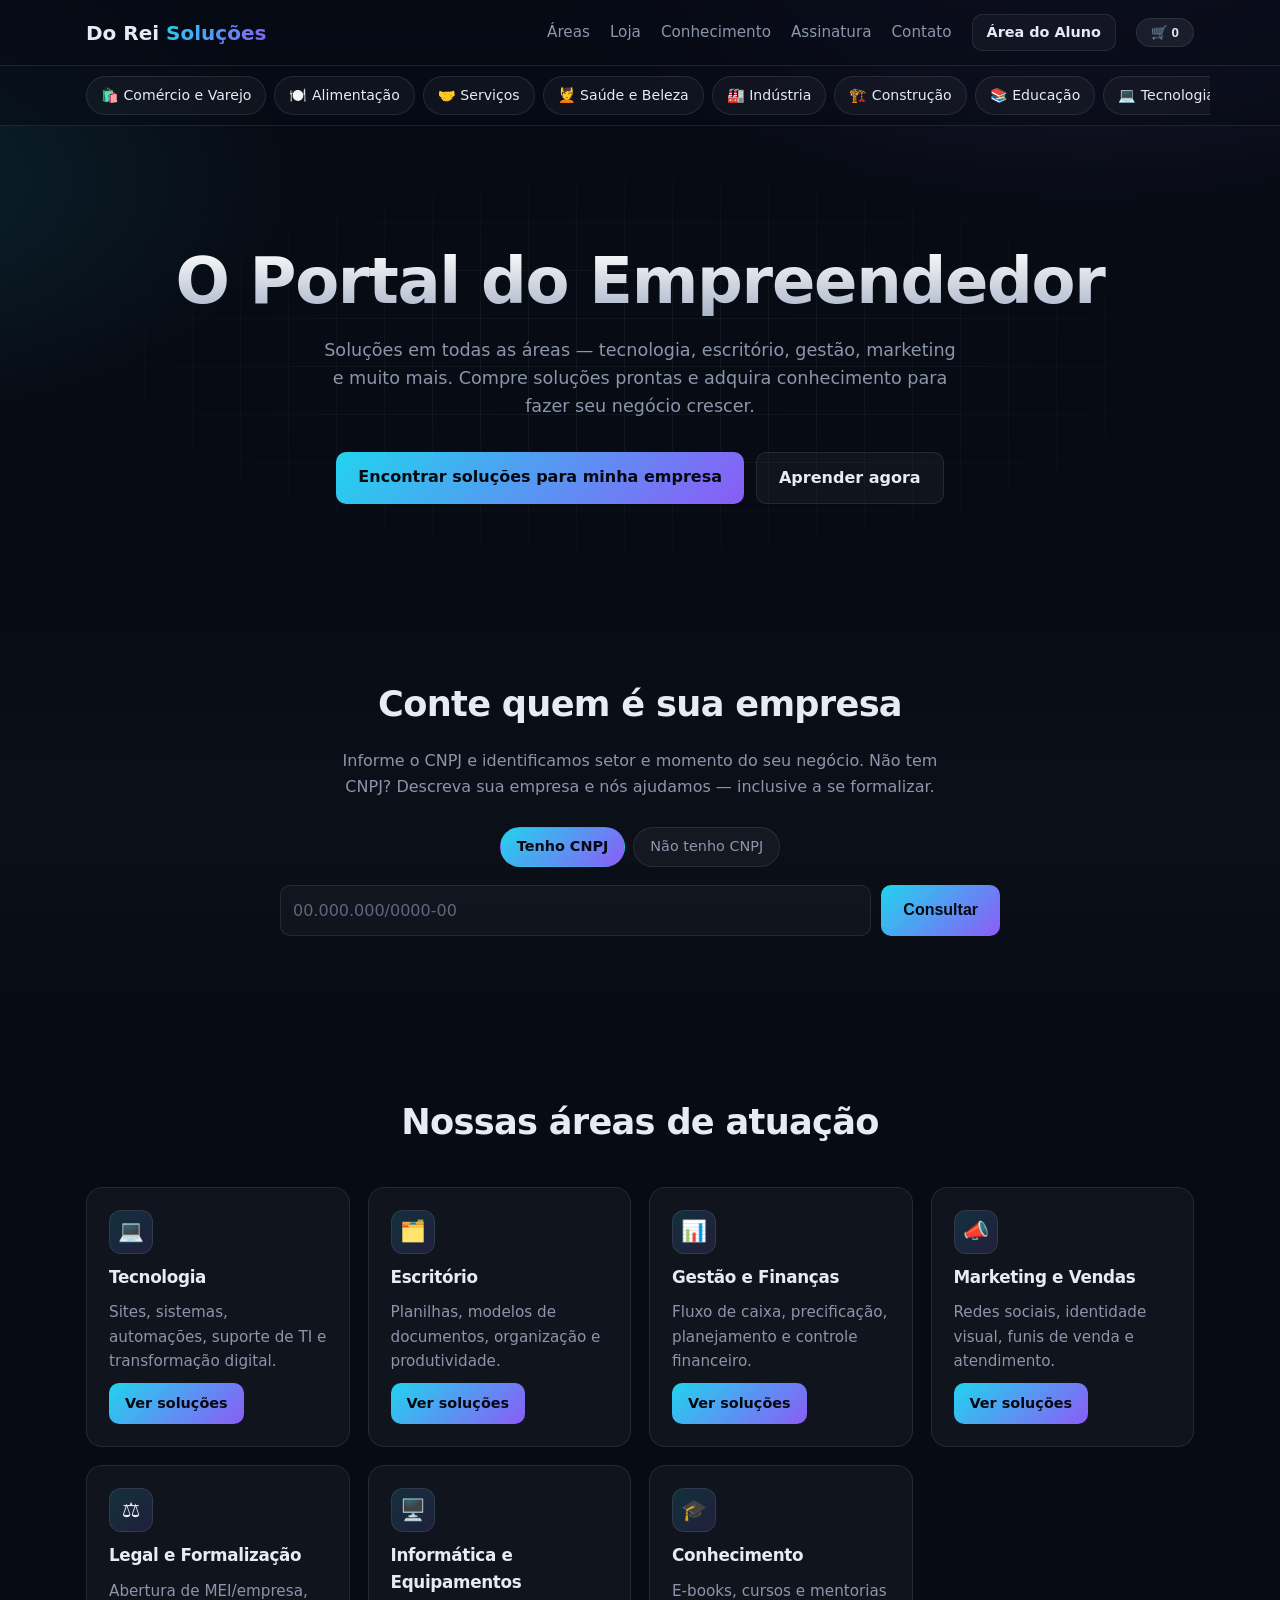
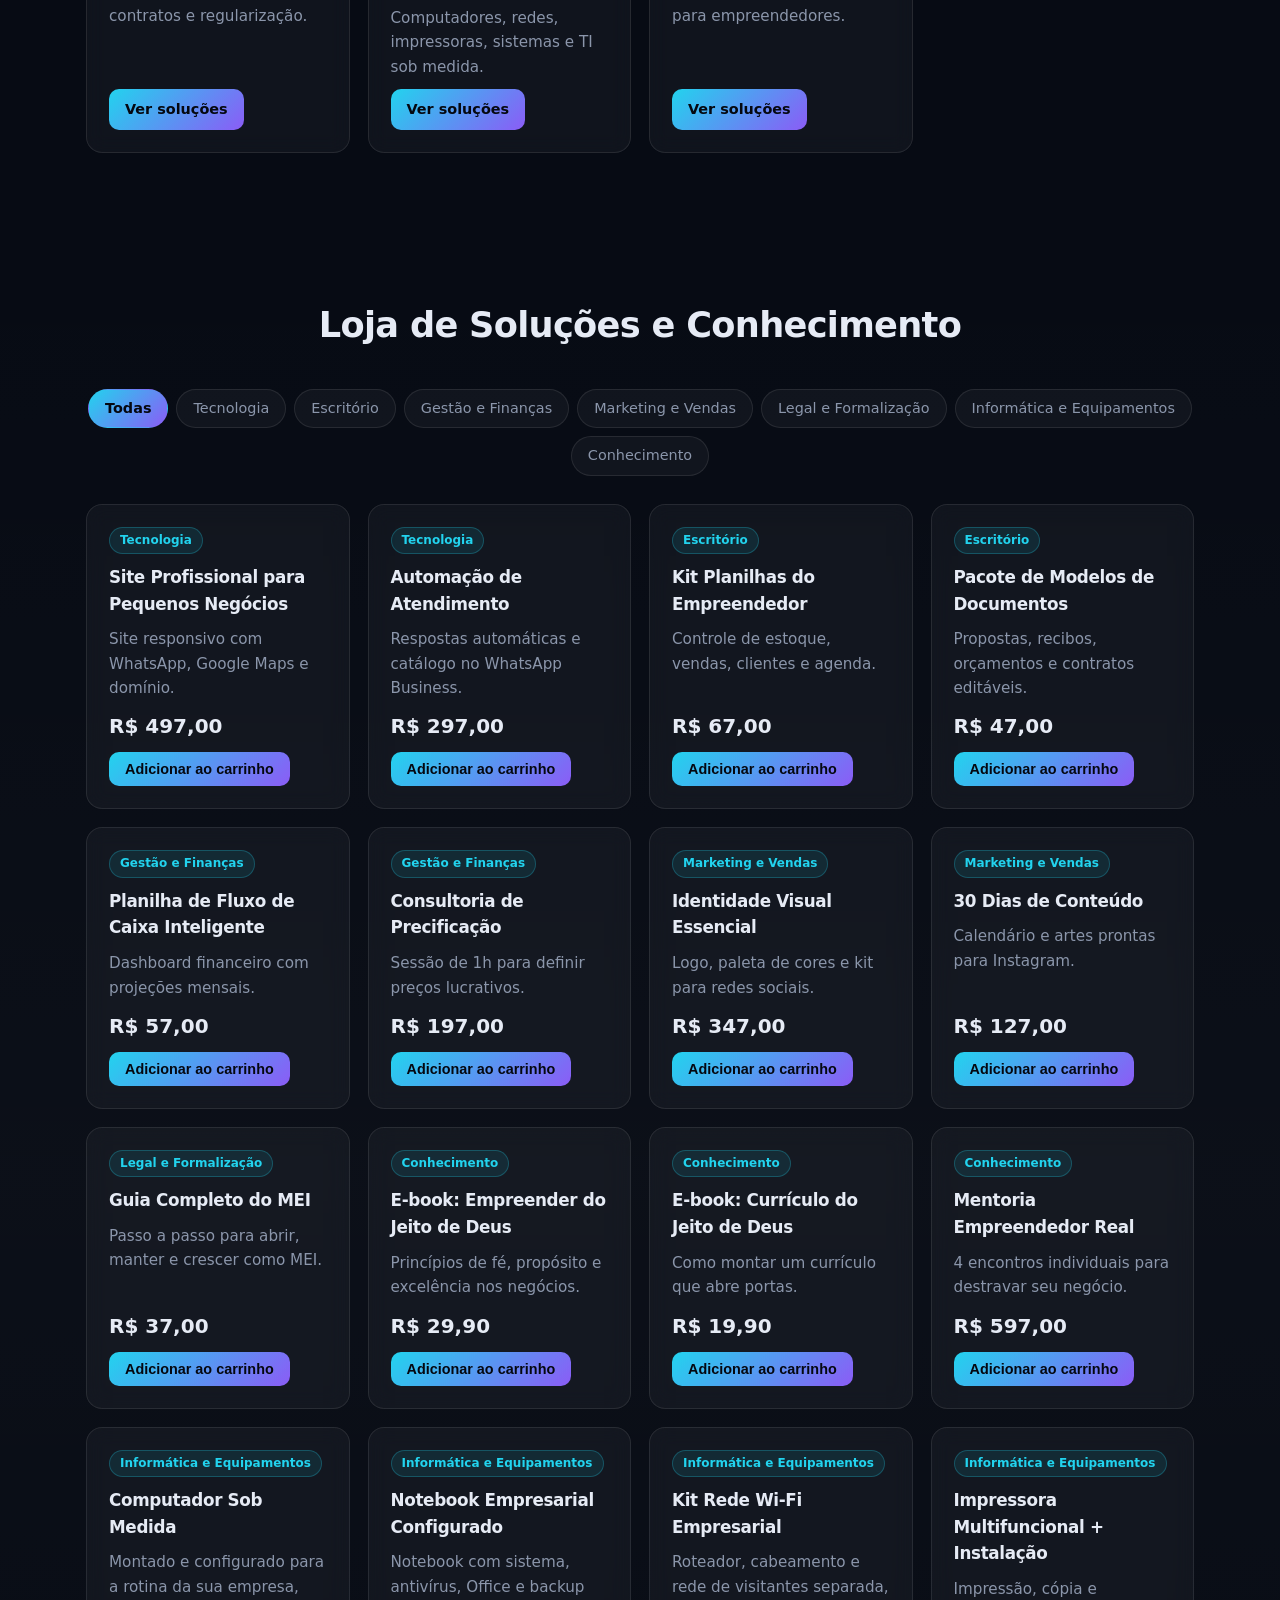
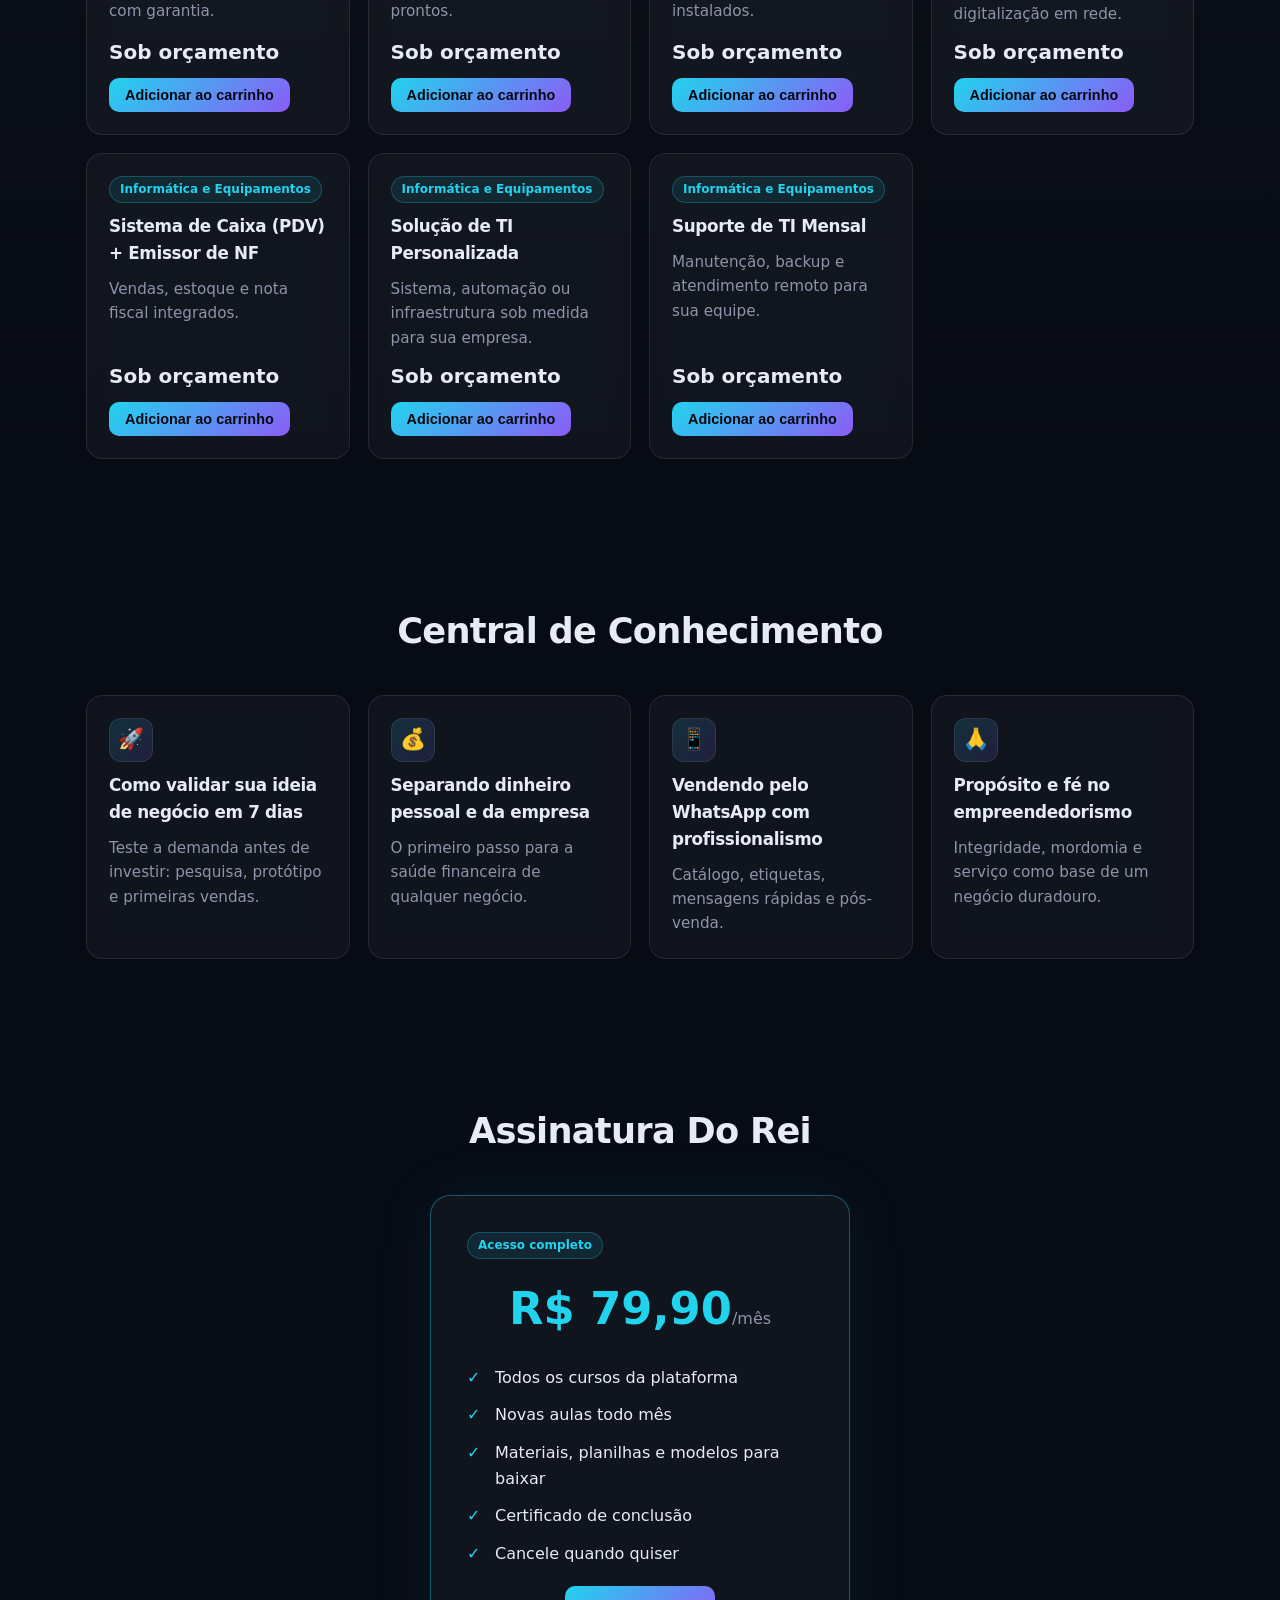
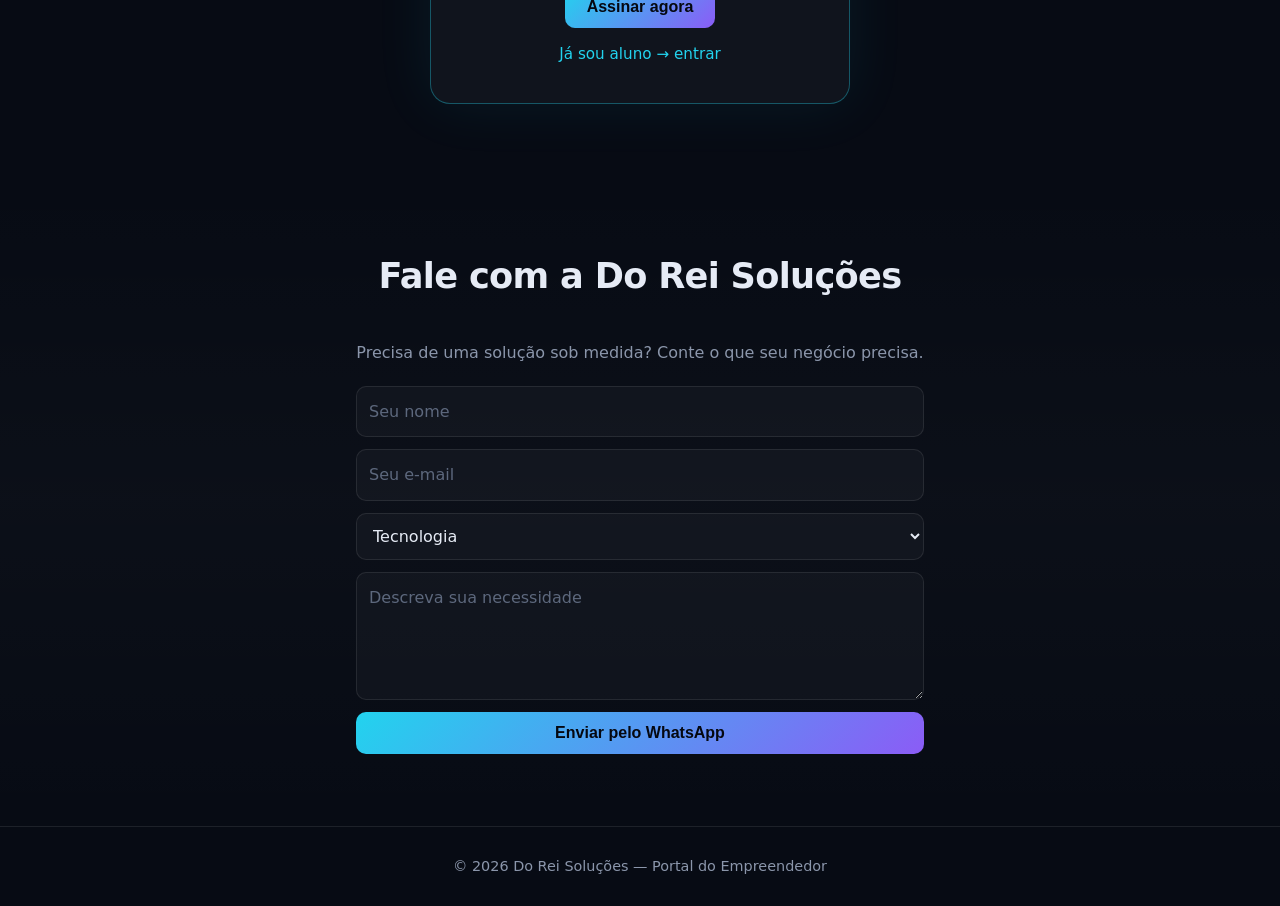
<file: index.html>
<!doctype html>
<html lang="pt-BR">
<head>
<meta charset="utf-8">
<meta name="viewport" content="width=device-width, initial-scale=1">
<title>Do Rei Soluções — Portal do Empreendedor</title>
<meta name="description" content="Do Rei Soluções: soluções em tecnologia, escritório, gestão e conhecimento para empreendedores.">
<link rel="stylesheet" href="styles.css">
</head>
<body>
<header class="topo">
  <div class="container nav">
    <a href="#" class="logo">Do Rei <span>Soluções</span></a>
    <nav>
      <a href="#areas">Áreas</a>
      <a href="#loja">Loja</a>
      <a href="#conhecimento">Conhecimento</a>
      <a href="#assinatura">Assinatura</a>
      <a href="#contato">Contato</a>
      <a href="aluno.html" class="btn btn-sec btn-peq">Área do Aluno</a>
      <button id="abrirCarrinho" class="btn-carrinho">🛒 <span id="qtdCarrinho">0</span></button>
    </nav>
  </div>
</header>

<div class="setores-topo">
  <div class="container" id="setoresTopo"></div>
</div>

<section class="hero">
  <div class="container">
    <h1>O Portal do Empreendedor</h1>
    <p>Soluções em todas as áreas — tecnologia, escritório, gestão, marketing e muito mais. Compre soluções prontas e adquira conhecimento para fazer seu negócio crescer.</p>
    <div class="acoes">
      <a href="#empresa" class="btn">Encontrar soluções para minha empresa</a>
      <a href="#conhecimento" class="btn btn-sec">Aprender agora</a>
    </div>
  </div>
</section>

<section id="empresa" class="secao fundo">
  <div class="container">
    <h2>Conte quem é sua empresa</h2>
    <p class="sub">Informe o CNPJ e identificamos setor e momento do seu negócio. Não tem CNPJ? Descreva sua empresa e nós ajudamos — inclusive a se formalizar.</p>
    <div class="abas">
      <button class="ativo" data-aba="cnpj">Tenho CNPJ</button>
      <button data-aba="manual">Não tenho CNPJ</button>
    </div>
    <form id="formCnpj" class="form-empresa">
      <input name="cnpj" placeholder="00.000.000/0000-00" inputmode="numeric" required>
      <button class="btn" type="submit">Consultar</button>
    </form>
    <form id="formManual" class="form-empresa oculto">
      <input name="nome" placeholder="Nome do negócio" required>
      <select name="setor" id="selSetor"></select>
      <select name="nivel" id="selNivel"></select>
      <button class="btn" type="submit">Montar meu kit</button>
    </form>
    <p id="msgEmpresa" class="aviso"></p>
    <div id="perfilEmpresa" class="perfil oculto"></div>
  </div>
</section>

<section id="areas" class="container secao">
  <h2>Nossas áreas de atuação</h2>
  <div class="grade" id="gradeAreas"></div>
</section>

<section id="loja" class="secao fundo">
  <div class="container">
    <h2>Loja de Soluções e Conhecimento</h2>
    <div class="filtros" id="filtros"></div>
    <div class="grade" id="gradeProdutos"></div>
  </div>
</section>

<section id="conhecimento" class="container secao">
  <h2>Central de Conhecimento</h2>
  <div class="grade" id="gradeArtigos"></div>
</section>

<section id="assinatura" class="container secao">
  <h2>Assinatura Do Rei</h2>
  <div class="plano">
    <span class="tag">Acesso completo</span>
    <div class="valor">R$ 79,90<small>/mês</small></div>
    <ul>
      <li>Todos os cursos da plataforma</li>
      <li>Novas aulas todo mês</li>
      <li>Materiais, planilhas e modelos para baixar</li>
      <li>Certificado de conclusão</li>
      <li>Cancele quando quiser</li>
    </ul>
    <button class="btn" id="assinar">Assinar agora</button>
    <a href="aluno.html" class="link">Já sou aluno → entrar</a>
  </div>
</section>

<section id="contato" class="secao fundo">
  <div class="container contato">
    <h2>Fale com a Do Rei Soluções</h2>
    <p>Precisa de uma solução sob medida? Conte o que seu negócio precisa.</p>
    <form id="formContato">
      <input name="nome" placeholder="Seu nome" required>
      <input name="email" type="email" placeholder="Seu e-mail" required>
      <select name="area" id="selArea"></select>
      <textarea name="mensagem" rows="4" placeholder="Descreva sua necessidade" required></textarea>
      <button class="btn" type="submit">Enviar pelo WhatsApp</button>
    </form>
  </div>
</section>

<footer class="rodape">
  <div class="container">© <span id="ano"></span> Do Rei Soluções — Portal do Empreendedor</div>
</footer>

<aside id="carrinho" class="carrinho" aria-hidden="true">
  <div class="carrinho-topo"><h3>Seu carrinho</h3><button id="fecharCarrinho">✕</button></div>
  <ul id="itensCarrinho"></ul>
  <p class="total">Total: <strong id="totalCarrinho">R$ 0,00</strong></p>
  <button id="finalizar" class="btn">Finalizar pedido</button>
</aside>

<script src="app.js"></script>
<script src="empresa.js"></script>
</body>
</html>
</file>
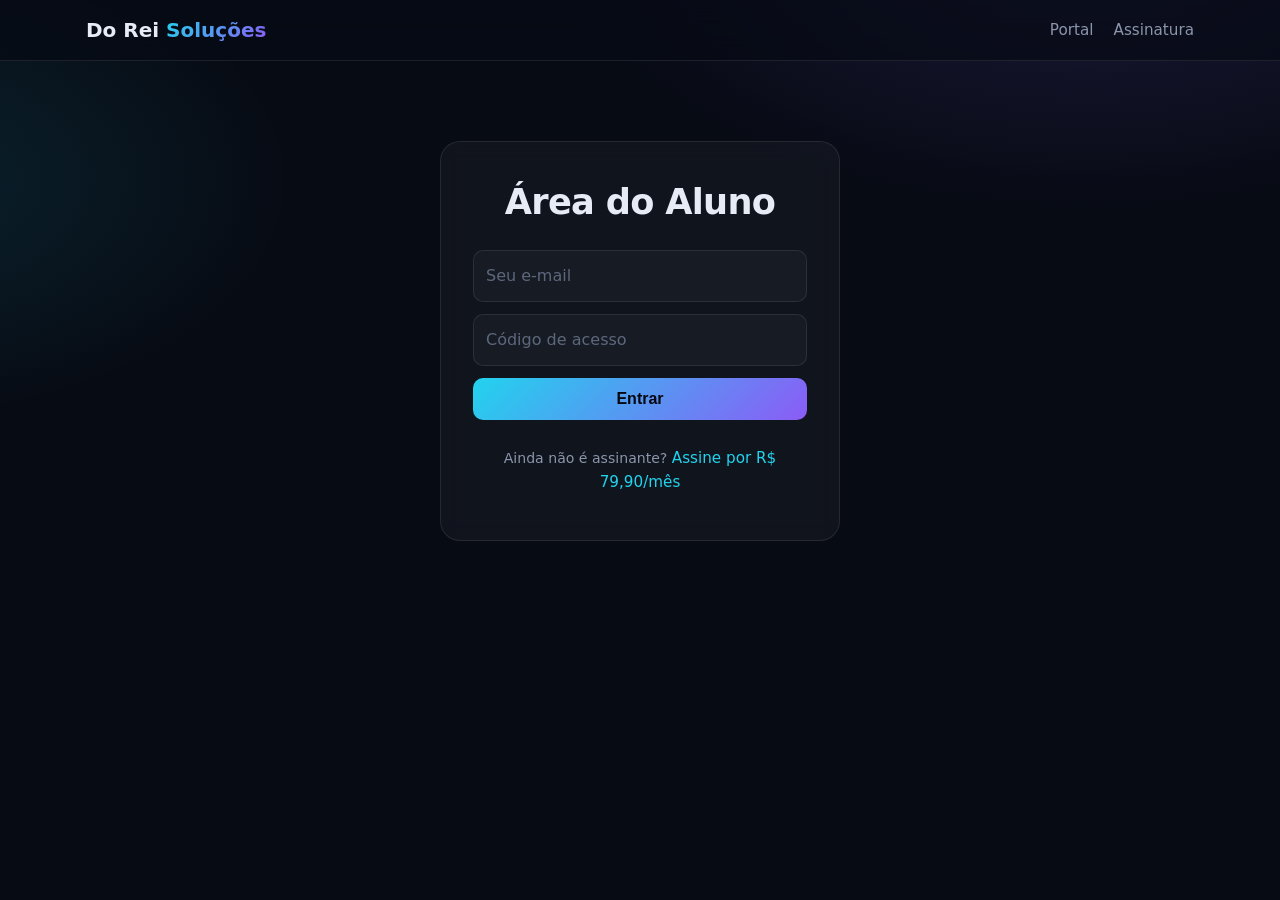
<file: aluno.html>
<!doctype html>
<html lang="pt-BR">
<head>
<meta charset="utf-8">
<meta name="viewport" content="width=device-width, initial-scale=1">
<title>Área do Aluno — Do Rei Soluções</title>
<link rel="stylesheet" href="styles.css">
</head>
<body>
<header class="topo">
  <div class="container nav">
    <a href="index.html" class="logo">Do Rei <span>Soluções</span></a>
    <nav>
      <a href="index.html">Portal</a>
      <a href="index.html#assinatura">Assinatura</a>
      <button id="sair" class="btn btn-sec btn-peq oculto">Sair</button>
    </nav>
  </div>
</header>

<main class="container">
  <form id="formLogin" class="login">
    <h2>Área do Aluno</h2>
    <input name="email" type="email" placeholder="Seu e-mail" required>
    <input name="codigo" placeholder="Código de acesso" required>
    <button class="btn" type="submit">Entrar</button>
    <p id="erroLogin" class="aviso oculto" style="color:#f87171">E-mail ou código inválido.</p>
    <p class="aviso">Ainda não é assinante? <a class="link" href="index.html#assinatura">Assine por R$ 79,90/mês</a></p>
  </form>

  <section id="painel" class="secao oculto">
    <div class="barra">
      <h2>Olá, <span id="nomeAluno"></span></h2>
      <span class="tag">Assinatura ativa · R$ 79,90/mês</span>
    </div>
    <div class="grade" id="gradeCursos"></div>
  </section>

  <section id="curso" class="secao oculto">
    <a href="#" id="voltar" class="link">← Meus cursos</a>
    <h2 id="tituloCurso" style="text-align:left;margin-top:16px"></h2>
    <div class="progresso"><div id="barraCurso"></div></div>
    <ul class="aulas" id="listaAulas"></ul>
  </section>
</main>

<script src="aluno.js"></script>
</body>
</html>
</file>
<file: styles.css>
/* Visual clean e futurista: fundo escuro, vidro, acentos ciano/violeta. */
:root {
  --fundo: #070b14;
  --painel: rgba(255, 255, 255, .04);
  --painel-forte: rgba(255, 255, 255, .07);
  --borda: rgba(255, 255, 255, .09);
  --texto: #e6ebf5;
  --suave: #8b96ab;
  --ciano: #22d3ee;
  --violeta: #8b5cf6;
  --grad: linear-gradient(135deg, var(--ciano), var(--violeta));
}
* { box-sizing: border-box; }
html { scroll-behavior: smooth; }
body {
  margin: 0; line-height: 1.6; color: var(--texto);
  font-family: "Inter", system-ui, -apple-system, "Segoe UI", Roboto, sans-serif;
  background:
    radial-gradient(900px 500px at 85% -10%, rgba(139, 92, 246, .18), transparent 60%),
    radial-gradient(700px 400px at -10% 20%, rgba(34, 211, 238, .12), transparent 60%),
    var(--fundo);
  background-attachment: fixed;
}
a { color: inherit; text-decoration: none; }
h1, h2, h3 { letter-spacing: -.02em; }
.container { max-width: 1140px; margin: 0 auto; padding: 0 16px; }
.oculto { display: none !important; }

/* Topo */
.topo { position: sticky; top: 0; z-index: 10; background: rgba(7, 11, 20, .7); backdrop-filter: blur(14px); border-bottom: 1px solid var(--borda); }
.nav { display: flex; justify-content: space-between; align-items: center; padding-top: 14px; padding-bottom: 14px; flex-wrap: wrap; gap: 10px; }
.logo { font-weight: 800; font-size: 1.25rem; }
.logo span { background: var(--grad); -webkit-background-clip: text; background-clip: text; color: transparent; }
nav { display: flex; gap: 20px; align-items: center; flex-wrap: wrap; font-size: .95rem; color: var(--suave); }
nav a:hover { color: var(--texto); }
.btn-carrinho { background: var(--painel-forte); color: var(--texto); border: 1px solid var(--borda); border-radius: 999px; padding: 6px 14px; font-weight: 700; cursor: pointer; }

.setores-topo { border-bottom: 1px solid var(--borda); background: rgba(7, 11, 20, .5); }
.setores-topo .container { display: flex; gap: 8px; overflow-x: auto; padding-top: 10px; padding-bottom: 10px; scrollbar-width: none; }
.setor-chip { flex: none; border: 1px solid var(--borda); background: var(--painel); color: var(--texto); border-radius: 999px; padding: 7px 14px; cursor: pointer; font: inherit; font-size: .88rem; white-space: nowrap; transition: .2s; }
.setor-chip:hover, .setor-chip.ativo { border-color: var(--ciano); box-shadow: 0 0 0 3px rgba(34, 211, 238, .12); }

/* Hero */
.hero { padding: 120px 0 100px; text-align: center; position: relative; overflow: hidden; }
.hero::before { content: ""; position: absolute; inset: 0; background-image: linear-gradient(var(--borda) 1px, transparent 1px), linear-gradient(90deg, var(--borda) 1px, transparent 1px); background-size: 48px 48px; mask-image: radial-gradient(ellipse at center, #000 20%, transparent 70%); -webkit-mask-image: radial-gradient(ellipse at center, #000 20%, transparent 70%); opacity: .5; pointer-events: none; }
.hero .container { position: relative; }
.hero h1 { font-size: clamp(2.4rem, 6vw, 4rem); line-height: 1.1; margin: 0 0 20px; background: linear-gradient(180deg, #fff, #a9b4c8); -webkit-background-clip: text; background-clip: text; color: transparent; }
.hero p { max-width: 640px; margin: 0 auto 32px; font-size: 1.1rem; color: var(--suave); }
.acoes { display: flex; gap: 12px; justify-content: center; flex-wrap: wrap; }

/* Botões */
.btn { display: inline-block; background: var(--grad); color: #050810; border: 0; padding: 12px 22px; border-radius: 10px; font-weight: 700; cursor: pointer; font-size: 1rem; transition: transform .15s, box-shadow .2s; }
.btn:hover { transform: translateY(-1px); box-shadow: 0 8px 28px rgba(34, 211, 238, .25); }
.btn-sec { background: var(--painel); color: var(--texto); border: 1px solid var(--borda); }
.btn-sec:hover { box-shadow: none; border-color: var(--ciano); }
.btn-peq { padding: 6px 14px; font-size: .9rem; }
.link { color: var(--ciano); font-size: .95rem; }

/* Seções e cards */
.secao { padding: 72px 16px; }
.secao.fundo { padding-left: 0; padding-right: 0; background: linear-gradient(180deg, transparent, rgba(255, 255, 255, .02), transparent); }
h2 { text-align: center; margin: 0 0 36px; font-size: clamp(1.6rem, 3.5vw, 2.2rem); }
.sub { text-align: center; max-width: 640px; margin: -20px auto 28px; color: var(--suave); }

.grade { display: grid; grid-template-columns: repeat(auto-fill, minmax(240px, 1fr)); gap: 18px; }
.card { background: var(--painel); border: 1px solid var(--borda); border-radius: 16px; padding: 22px; display: flex; flex-direction: column; gap: 10px; backdrop-filter: blur(10px); transition: border-color .2s, transform .2s, box-shadow .2s; }
.card:hover { border-color: rgba(34, 211, 238, .4); transform: translateY(-3px); box-shadow: 0 12px 40px rgba(0, 0, 0, .35); }
.card .icone { width: 44px; height: 44px; display: grid; place-items: center; border-radius: 12px; font-size: 1.3rem; background: linear-gradient(135deg, rgba(34, 211, 238, .15), rgba(139, 92, 246, .15)); border: 1px solid var(--borda); }
.card h3 { margin: 0; font-size: 1.05rem; }
.card p { margin: 0; color: var(--suave); flex: 1; font-size: .95rem; }
.card .btn { align-self: flex-start; padding: 9px 16px; font-size: .9rem; }
.tag { align-self: flex-start; background: rgba(34, 211, 238, .1); color: var(--ciano); border: 1px solid rgba(34, 211, 238, .25); font-size: .75rem; padding: 3px 10px; border-radius: 999px; font-weight: 600; }
.preco { font-size: 1.25rem; font-weight: 800; }

.filtros { display: flex; gap: 8px; justify-content: center; flex-wrap: wrap; margin-bottom: 28px; }
.filtros button, .abas button { border: 1px solid var(--borda); background: var(--painel); color: var(--suave); padding: 7px 16px; border-radius: 999px; cursor: pointer; font: inherit; font-size: .9rem; }
.filtros button.ativo, .abas button.ativo { background: var(--grad); color: #050810; border-color: transparent; font-weight: 600; }
.abas { display: flex; justify-content: center; gap: 8px; margin-bottom: 18px; }

/* Formulários */
input, select, textarea { background: rgba(255, 255, 255, .03); color: var(--texto); border: 1px solid var(--borda); border-radius: 10px; padding: 12px; font: inherit; outline: none; transition: border-color .2s, box-shadow .2s; }
input:focus, select:focus, textarea:focus { border-color: var(--ciano); box-shadow: 0 0 0 3px rgba(34, 211, 238, .15); }
select option { background: #0d1322; }
input::placeholder, textarea::placeholder { color: #5d687d; }
.form-empresa { display: flex; gap: 10px; justify-content: center; flex-wrap: wrap; max-width: 720px; margin: 0 auto; }
.form-empresa input, .form-empresa select { flex: 1 1 200px; }
.aviso { font-size: .88rem; color: var(--suave); text-align: center; }

/* Perfil da empresa */
.perfil { background: var(--painel); border: 1px solid rgba(34, 211, 238, .3); border-radius: 20px; padding: 28px; margin-top: 28px; backdrop-filter: blur(10px); box-shadow: 0 0 60px rgba(139, 92, 246, .08); }
.perfil h3 { margin-top: 0; }
.perfil-topo { display: flex; justify-content: space-between; gap: 16px; flex-wrap: wrap; align-items: flex-start; margin-bottom: 20px; }
.perfil-topo h3 { margin: 0 0 4px; font-size: 1.3rem; }
.perfil-topo p { margin: 0; color: var(--suave); }
.niveis { display: flex; gap: 6px; flex-wrap: wrap; }
.niveis span { padding: 4px 12px; border-radius: 999px; font-size: .8rem; border: 1px solid var(--borda); color: var(--suave); }
.niveis span.ativo { background: var(--grad); color: #050810; font-weight: 700; border-color: transparent; }
.kit { list-style: none; padding: 0; margin: 0 0 20px; }
.kit li { display: flex; justify-content: space-between; gap: 12px; padding: 11px 0; border-bottom: 1px solid var(--borda); }
.kit li strong { white-space: nowrap; color: var(--ciano); }
.perfil .acoes { justify-content: flex-start; }

/* Assinatura */
.plano { max-width: 420px; margin: 0 auto; background: var(--painel); border: 1px solid rgba(34, 211, 238, .35); border-radius: 20px; padding: 36px; text-align: center; display: flex; flex-direction: column; gap: 14px; align-items: center; box-shadow: 0 0 60px rgba(34, 211, 238, .08); }
.plano .valor { font-size: 2.8rem; font-weight: 800; color: var(--ciano); }
.plano small { font-size: 1rem; color: var(--suave); font-weight: 500; }
.plano ul { list-style: none; padding: 0; margin: 0; text-align: left; }
.plano li { padding: 6px 0 6px 28px; position: relative; }
.plano li::before { content: "✓"; position: absolute; left: 0; color: var(--ciano); font-weight: 800; }

/* Contato */
.contato { max-width: 600px; text-align: center; }
.contato p { color: var(--suave); }
.contato form { display: grid; gap: 12px; margin-top: 20px; }

.rodape { border-top: 1px solid var(--borda); color: var(--suave); text-align: center; padding: 28px 0; font-size: .9rem; }

/* Carrinho */
.carrinho { position: fixed; top: 0; right: -100%; width: min(380px, 100%); height: 100%; background: rgba(10, 15, 27, .96); backdrop-filter: blur(16px); border-left: 1px solid var(--borda); padding: 20px; transition: right .3s; z-index: 20; display: flex; flex-direction: column; }
.carrinho.aberto { right: 0; }
.carrinho-topo { display: flex; justify-content: space-between; align-items: center; }
.carrinho-topo button { background: none; border: 0; color: var(--texto); font-size: 1.3rem; cursor: pointer; }
#itensCarrinho { list-style: none; padding: 0; flex: 1; overflow-y: auto; }
#itensCarrinho li { display: flex; justify-content: space-between; gap: 8px; padding: 10px 0; border-bottom: 1px solid var(--borda); }
#itensCarrinho button { background: none; border: 0; color: #f87171; cursor: pointer; }
.total { font-size: 1.1rem; }

/* Área do aluno */
.login { max-width: 400px; margin: 80px auto; background: var(--painel); border: 1px solid var(--borda); border-radius: 20px; padding: 32px; display: grid; gap: 12px; backdrop-filter: blur(10px); }
.login h2 { margin-bottom: 8px; }
.barra { display: flex; justify-content: space-between; align-items: center; flex-wrap: wrap; gap: 12px; margin-bottom: 28px; }
.barra h2 { margin: 0; text-align: left; }
.progresso { height: 6px; background: var(--painel-forte); border-radius: 3px; overflow: hidden; }
.progresso div { height: 100%; background: var(--grad); box-shadow: 0 0 12px var(--ciano); }
.aulas { list-style: none; padding: 0; margin: 0; }
.aulas li { display: flex; justify-content: space-between; align-items: center; gap: 12px; padding: 14px 0; border-bottom: 1px solid var(--borda); }
.aulas input { width: 18px; height: 18px; accent-color: var(--ciano); }
</file>
